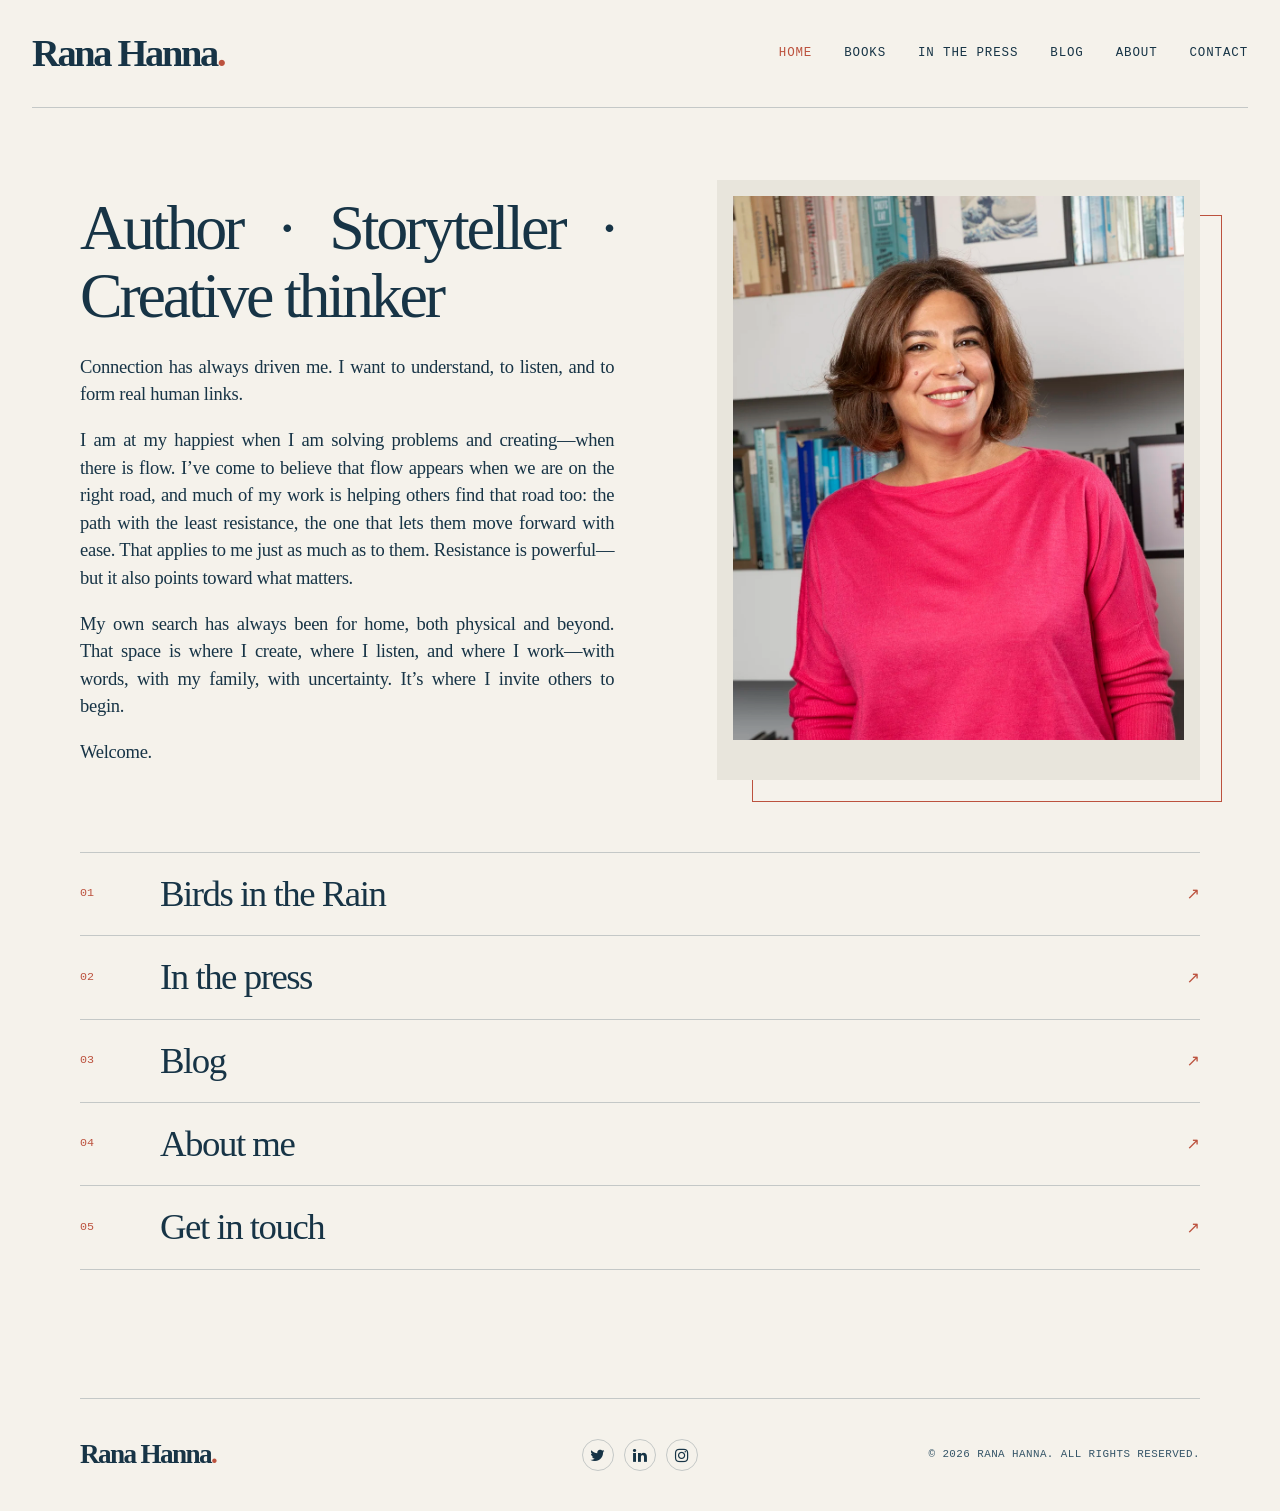
<file: index.html>
<!doctype html>
<html lang="en">
  <head>
    <meta charset="utf-8" />
    <meta name="viewport" content="width=device-width, initial-scale=1" />
    <meta name="description" content="Rana Hanna is an author and educator writing about creativity, place, and connection." />
    <title>Rana Hanna — Author</title>
    <link rel="icon" type="image/svg+xml" href="data:image/svg+xml,%3Csvg xmlns='http://www.w3.org/2000/svg' viewBox='0 0 64 64'%3E%3Crect width='64' height='64' rx='14' fill='%231f4054'/%3E%3Cpath d='M17 48V16h11c10 0 16 5 16 14 0 6-3 10-8 12l11 6H36l-10-6v6zm9-15h2c5 0 7-1 7-4s-2-4-7-4h-2z' fill='%23f4f0e7'/%3E%3C/svg%3E" />
    <link rel="stylesheet" href="styles.css?v=footer-social" />
    <link rel="stylesheet" href="https://cdnjs.cloudflare.com/ajax/libs/font-awesome/4.7.0/css/font-awesome.min.css" />
  </head>
  <body>
    <a class="skip-link" href="#main">Skip to content</a>
    <header class="site-header" data-site-header></header>
    <main id="main">
      <section class="hero section-shell">
        <div class="hero-copy hero-statement">

        <h1>Author · Storyteller · Creative thinker</h1>
        <p>Connection has always driven me. I want to understand, to listen, and to form real human links.</p>

        <p>I am at my happiest when I am solving problems and creating—when there is flow. I’ve come to believe that flow appears when we are on the right road, and much of my work is helping others find that road too: the path with the least resistance, the one that lets them move forward with ease. That applies to me just as much as to them. Resistance is powerful—but it also points toward what matters.</p>

        <p>My own search has always been for home, both physical and beyond. That space is where I create, where I listen, and where I work—with words, with my family, with uncertainty. It’s where I invite others to begin.</p>

        <p>Welcome.</p>
        </div>
        <figure class="portrait-frame"><img src="assets/rana-hanna-portrait.webp" alt="Rana Hanna in her study" width="1000" height="1498" /></figure>
      </section>
      <section class="home-links section-shell" aria-label="Explore Rana Hanna’s work">
        <a href="pages/books.html"><span>01</span><strong>Birds in the Rain</strong><b>↗</b></a>
        <a href="pages/press.html"><span>02</span><strong>In the press</strong><b>↗</b></a>
        <a href="pages/blog.html"><span>03</span><strong>Blog</strong><b>↗</b></a>
        <a href="pages/about.html"><span>04</span><strong>About me</strong><b>↗</b></a>
        <a href="pages/contact.html"><span>05</span><strong>Get in touch</strong><b>↗</b></a>
      </section>
    </main>
    <footer class="site-footer section-shell" data-site-footer></footer>
    <script src="script.js?v=books-route"></script>
  </body>
</html>
</file>
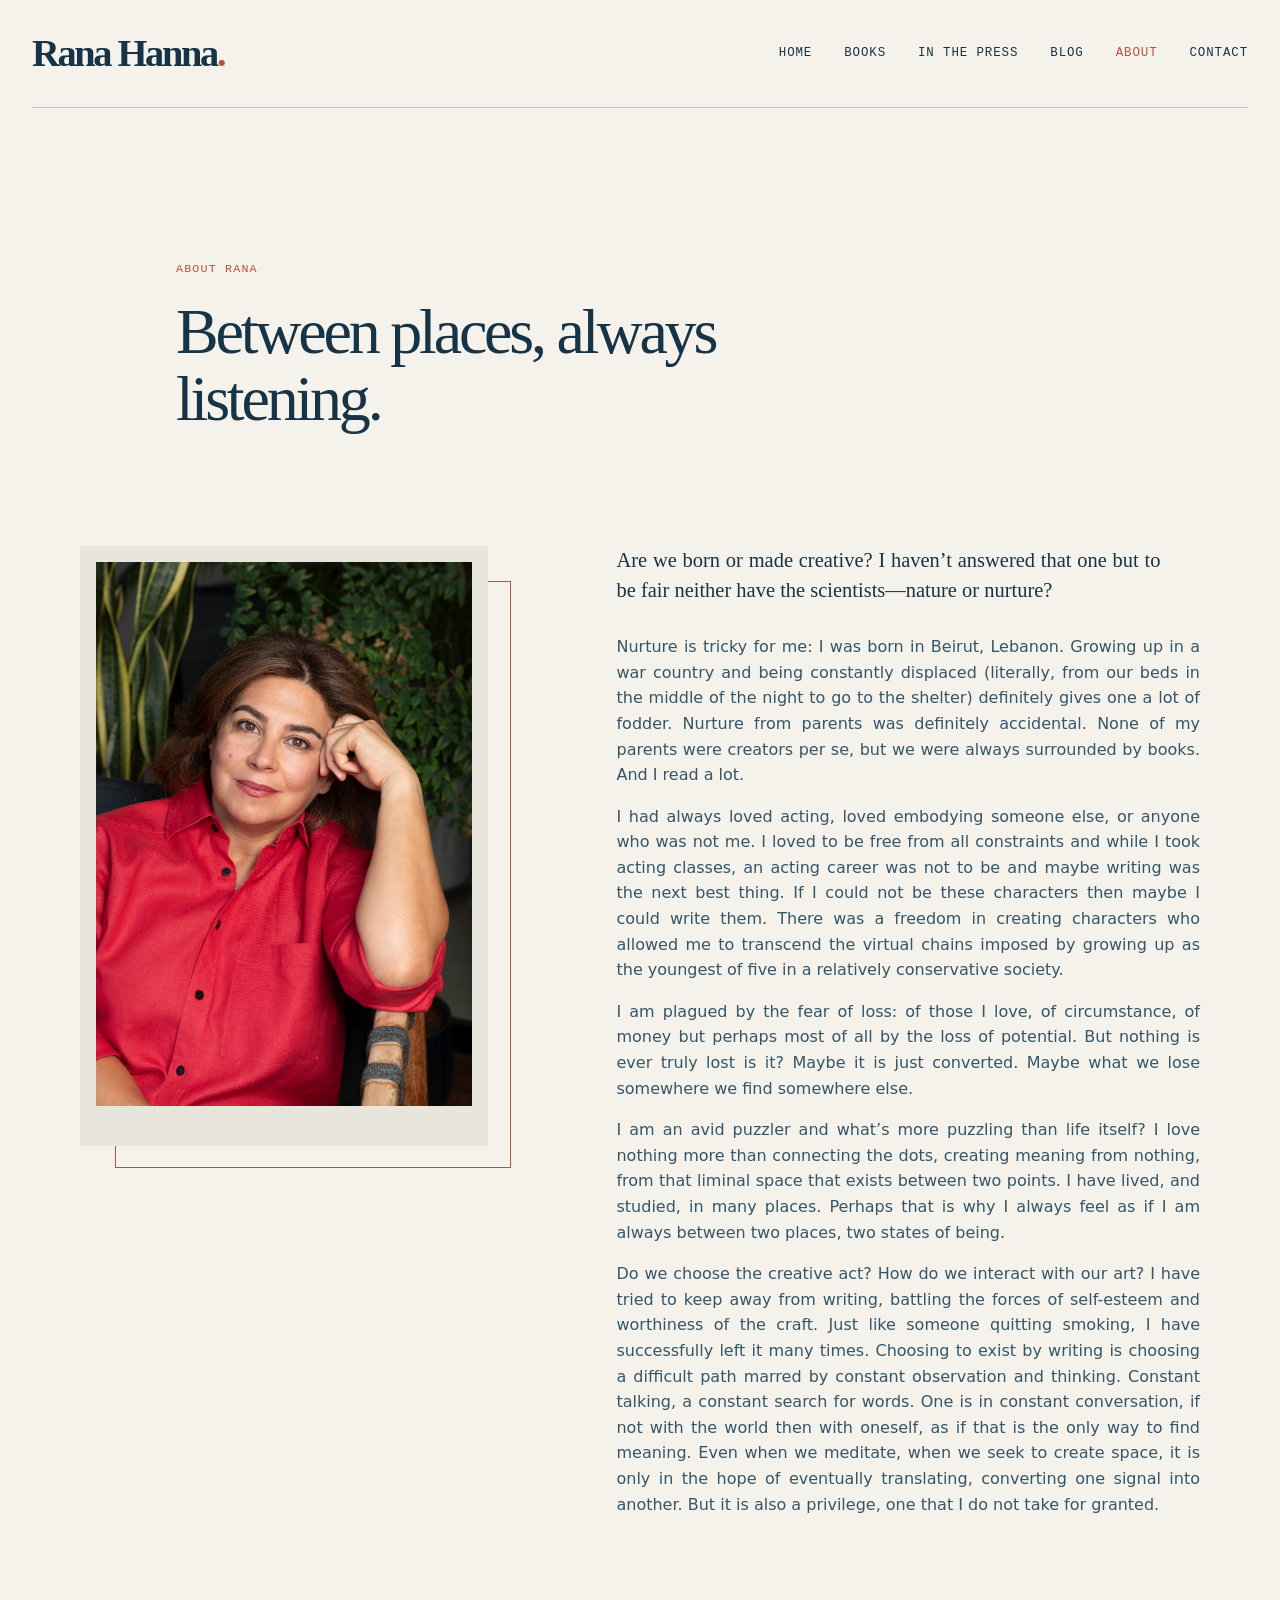
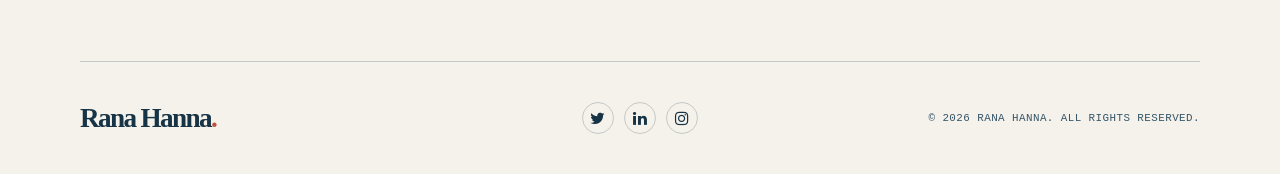
<file: pages/about.html>
<!doctype html>
<html lang="en">
  <head>
    <meta charset="utf-8" /><meta name="viewport" content="width=device-width, initial-scale=1" />
    <meta name="description" content="About author and educator Rana Hanna." /><title>About — Rana Hanna</title>
    <link rel="icon" type="image/svg+xml" href="data:image/svg+xml,%3Csvg xmlns='http://www.w3.org/2000/svg' viewBox='0 0 64 64'%3E%3Crect width='64' height='64' rx='14' fill='%231f4054'/%3E%3Cpath d='M17 48V16h11c10 0 16 5 16 14 0 6-3 10-8 12l11 6H36l-10-6v6zm9-15h2c5 0 7-1 7-4s-2-4-7-4h-2z' fill='%23f4f0e7'/%3E%3C/svg%3E" /><link rel="stylesheet" href="../styles.css?v=footer-social" />
    <link rel="stylesheet" href="https://cdnjs.cloudflare.com/ajax/libs/font-awesome/4.7.0/css/font-awesome.min.css" />
  </head>
  <body>
    <a class="skip-link" href="#main">Skip to content</a>
    <header class="site-header" data-site-header></header>
    <main id="main">
      <section class="page-hero section-shell"><p class="eyebrow">About Rana</p><h1>Between places, always listening.</h1></section>
      <section class="about-page section-shell"><figure class="portrait-frame"><img src="../assets/RANA_HANNA0140.jpg" alt="Rana Hanna in her garden" width="2661" height="3543" /></figure><div class="prose"><p class="deck about-intro">Are we born or made creative? I haven’t answered that one but to be fair neither have the scientists—nature or nurture?</p>
          <p>Nurture is tricky for me: I was born in Beirut, Lebanon. Growing up in a war country and being constantly displaced (literally, from our beds in the middle of the night to go to the shelter) definitely gives one a lot of fodder. Nurture from parents was definitely accidental. None of my parents were creators per se, but we were always surrounded by books. And I read a lot.</p>

          <p>I had always loved acting, loved embodying someone else, or anyone who was not me. I loved to be free from all constraints and while I took acting classes, an acting career was not to be and maybe writing was the next best thing. If I could not be these characters then maybe I could write them. There was a freedom in creating characters who allowed me to transcend the virtual chains imposed by growing up as the youngest of five in a relatively conservative society.</p>

          <p>I am plagued by the fear of loss: of those I love, of circumstance, of money but perhaps most of all by the loss of potential. But nothing is ever truly lost is it? Maybe it is just converted. Maybe what we lose somewhere we find somewhere else.</p>

          <p>I am an avid puzzler and what’s more puzzling than life itself? I love nothing more than connecting the dots, creating meaning from nothing, from that liminal space that exists between two points. I have lived, and studied, in many places. Perhaps that is why I always feel as if I am always between two places, two states of being.</p>

          <p>Do we choose the creative act? How do we interact with our art? I have tried to keep away from writing, battling the forces of self-esteem and worthiness of the craft. Just like someone quitting smoking, I have successfully left it many times. Choosing to exist by writing is choosing a difficult path marred by constant observation and thinking. Constant talking, a constant search for words. One is in constant conversation, if not with the world then with oneself, as if that is the only way to find meaning. Even when we meditate, when we seek to create space, it is only in the hope of eventually translating, converting one signal into another. But it is also a privilege, one that I do not take for granted.</p></div>
      </section>
    </main>
    <footer class="site-footer section-shell" data-site-footer></footer><script src="../script.js?v=books-route"></script>
  </body>
</html>
</file>
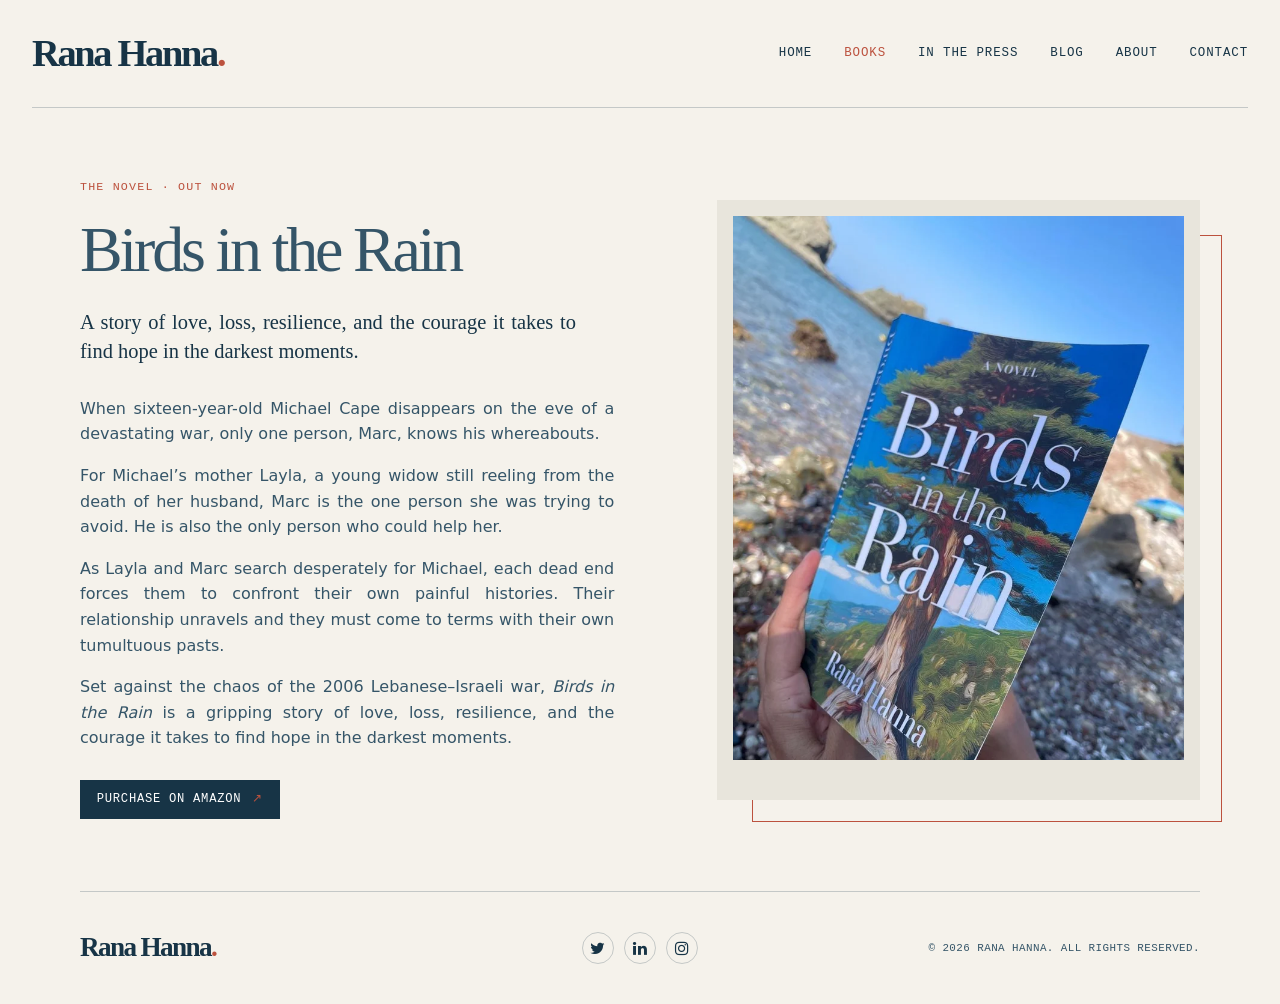
<file: pages/birdsintherain.html>
<!doctype html>
<html lang="en">
  <head>
    <meta charset="utf-8" />
    <meta name="viewport" content="width=device-width, initial-scale=1" />
    <meta name="description" content="Birds in the Rain, a novel by Rana Hanna." />
    <title>Birds in the Rain — Rana Hanna</title>
    <link rel="icon" type="image/svg+xml" href="data:image/svg+xml,%3Csvg xmlns='http://www.w3.org/2000/svg' viewBox='0 0 64 64'%3E%3Crect width='64' height='64' rx='14' fill='%231f4054'/%3E%3Cpath d='M17 48V16h11c10 0 16 5 16 14 0 6-3 10-8 12l11 6H36l-10-6v6zm9-15h2c5 0 7-1 7-4s-2-4-7-4h-2z' fill='%23f4f0e7'/%3E%3C/svg%3E" />
    <link rel="stylesheet" href="../styles.css?v=footer-social" />
    <link rel="stylesheet" href="https://cdnjs.cloudflare.com/ajax/libs/font-awesome/4.7.0/css/font-awesome.min.css" />
  </head>
  <body>
    <a class="skip-link" href="#main">Skip to content</a>
    <header class="site-header">
      <a class="wordmark" href="../index.html" aria-label="Rana Hanna home">Rana Hanna<span>.</span></a>
      <button class="menu-button" type="button" aria-label="Open navigation" aria-expanded="false" aria-controls="site-nav"><span aria-hidden="true"></span><span aria-hidden="true"></span></button>
      <nav id="site-nav" class="site-nav" aria-label="Main navigation">
        <a href="../index.html">Home</a><a href="birdsintherain.html" aria-current="page">Books</a><a href="press.html">In the Press</a><a href="blog.html">Blog</a><a href="about.html">About</a><a href="contact.html">Contact</a>
      </nav>
    </header>
    <main id="main">
      <section class="hero section-shell">
        <div class="hero-copy prose">
          <p class="eyebrow">The novel · Out now</p>
          <h1>Birds in the Rain</h1>
          <p class="deck">A story of love, loss, resilience, and the courage it takes to find hope in the darkest moments.</p>
          <p>When sixteen-year-old Michael Cape disappears on the eve of a devastating war, only one person, Marc, knows his whereabouts.</p>
          <p>For Michael’s mother Layla, a young widow still reeling from the death of her husband, Marc is the one person she was trying to avoid. He is also the only person who could help her.</p>
          <p>As Layla and Marc search desperately for Michael, each dead end forces them to confront their own painful histories. Their relationship unravels and they must come to terms with their own tumultuous pasts.</p>
          <p>Set against the chaos of the 2006 Lebanese–Israeli war, <em>Birds in the Rain</em> is a gripping story of love, loss, resilience, and the courage it takes to find hope in the darkest moments.</p>
          <a class="button" href="https://www.amazon.com/Birds-Rain-Novel-Rana-Hanna/dp/1954805748" target="_blank" rel="noreferrer">Purchase on Amazon <span aria-hidden="true">↗</span></a>
        </div>
        <figure class="portrait-frame"><img src="../assets/birds-in-the-rain.webp" alt="Birds in the Rain by Rana Hanna" width="750" height="999" /></figure>
      </section>
    </main>
    <footer class="site-footer section-shell"><a class="wordmark" href="../index.html">Rana Hanna<span>.</span></a><nav class="footer-social" aria-label="Rana Hanna on social media"><a href="https://x.com/rhanna5" target="_blank" rel="noreferrer" aria-label="Follow Rana Hanna on X, formerly Twitter"><i class="fa fa-twitter" aria-hidden="true"></i><span class="sr-only">X / Twitter</span></a><a href="https://www.linkedin.com/in/rana-hanna-997a145/" target="_blank" rel="noreferrer" aria-label="Connect with Rana Hanna on LinkedIn"><i class="fa fa-linkedin" aria-hidden="true"></i><span class="sr-only">LinkedIn</span></a><a href="https://www.instagram.com/ranahanna5/" target="_blank" rel="noreferrer" aria-label="Follow Rana Hanna on Instagram"><i class="fa fa-instagram" aria-hidden="true"></i><span class="sr-only">Instagram</span></a></nav><p>© <span id="year"></span> Rana Hanna. All rights reserved.</p></footer>
    <script src="../script.js"></script>
  </body>
</html>
</file>
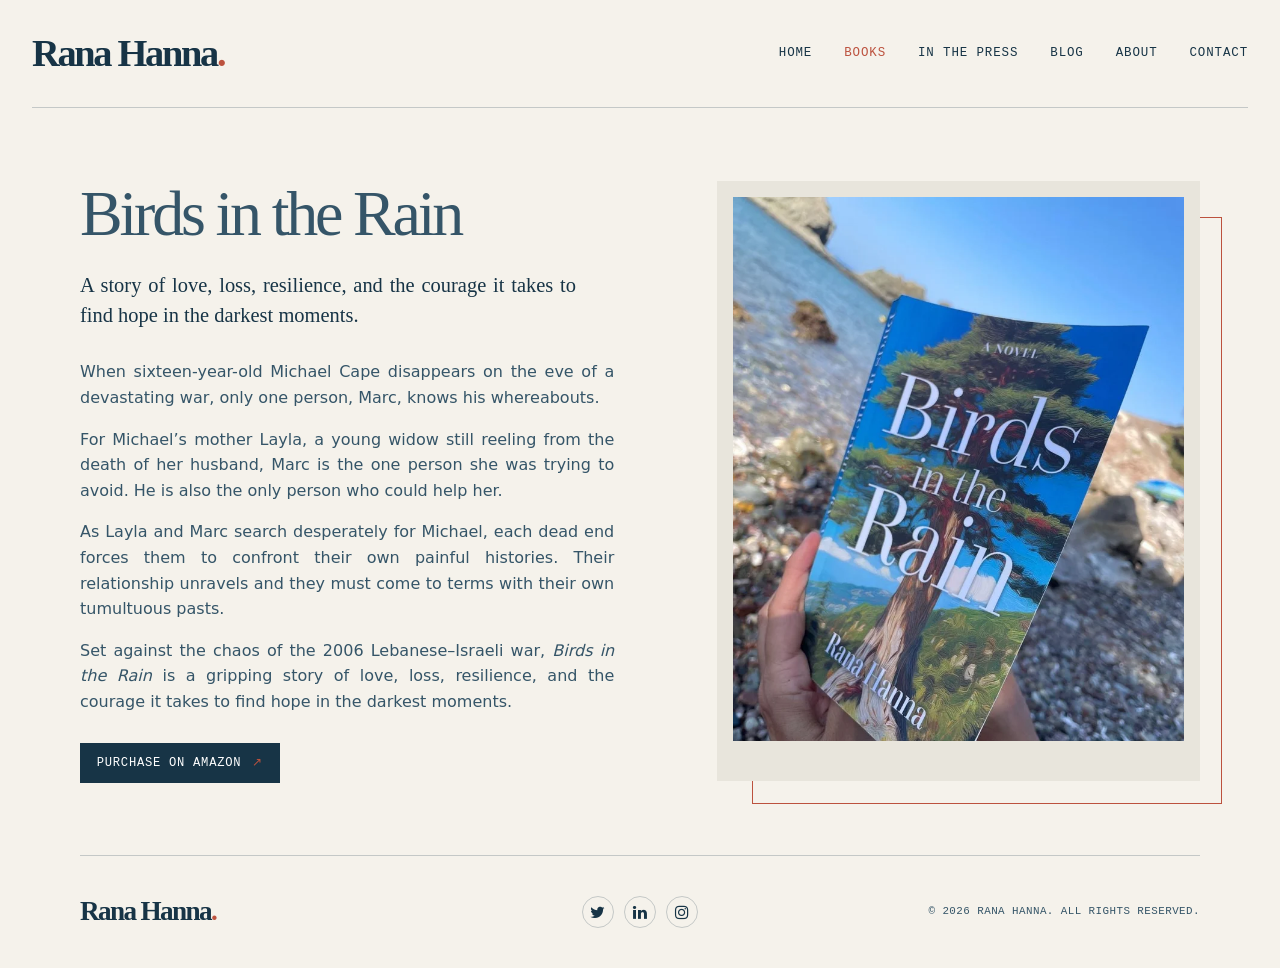
<file: pages/books.html>
<!doctype html>
<html lang="en">
  <head>
    <meta charset="utf-8" />
    <meta name="viewport" content="width=device-width, initial-scale=1" />
    <meta name="description" content="Birds in the Rain, a novel by Rana Hanna." />
    <title>Birds in the Rain — Rana Hanna</title>
    <link rel="icon" type="image/svg+xml" href="data:image/svg+xml,%3Csvg xmlns='http://www.w3.org/2000/svg' viewBox='0 0 64 64'%3E%3Crect width='64' height='64' rx='14' fill='%231f4054'/%3E%3Cpath d='M17 48V16h11c10 0 16 5 16 14 0 6-3 10-8 12l11 6H36l-10-6v6zm9-15h2c5 0 7-1 7-4s-2-4-7-4h-2z' fill='%23f4f0e7'/%3E%3C/svg%3E" />
    <link rel="stylesheet" href="../styles.css?v=footer-social" />
    <link rel="stylesheet" href="https://cdnjs.cloudflare.com/ajax/libs/font-awesome/4.7.0/css/font-awesome.min.css" />
  </head>
  <body>
    <a class="skip-link" href="#main">Skip to content</a>
    <header class="site-header" data-site-header></header>
    <main id="main">
      <section class="hero section-shell">
        <div class="hero-copy prose">
          <h1>Birds in the Rain</h1>
          <p class="deck">A story of love, loss, resilience, and the courage it takes to find hope in the darkest moments.</p>
          <p>When sixteen-year-old Michael Cape disappears on the eve of a devastating war, only one person, Marc, knows his whereabouts.</p>
          <p>For Michael’s mother Layla, a young widow still reeling from the death of her husband, Marc is the one person she was trying to avoid. He is also the only person who could help her.</p>
          <p>As Layla and Marc search desperately for Michael, each dead end forces them to confront their own painful histories. Their relationship unravels and they must come to terms with their own tumultuous pasts.</p>
          <p>Set against the chaos of the 2006 Lebanese–Israeli war, <em>Birds in the Rain</em> is a gripping story of love, loss, resilience, and the courage it takes to find hope in the darkest moments.</p>
          <a class="button" href="https://www.amazon.com/Birds-Rain-Novel-Rana-Hanna/dp/1954805748" target="_blank" rel="noreferrer">Purchase on Amazon <span aria-hidden="true">↗</span></a>
        </div>
        <figure class="portrait-frame"><img src="../assets/birds-in-the-rain.webp" alt="Birds in the Rain by Rana Hanna" width="750" height="999" /></figure>
      </section>
    </main>
    <footer class="site-footer section-shell" data-site-footer></footer>
    <script src="../script.js?v=books-route"></script>
  </body>
</html>
</file>
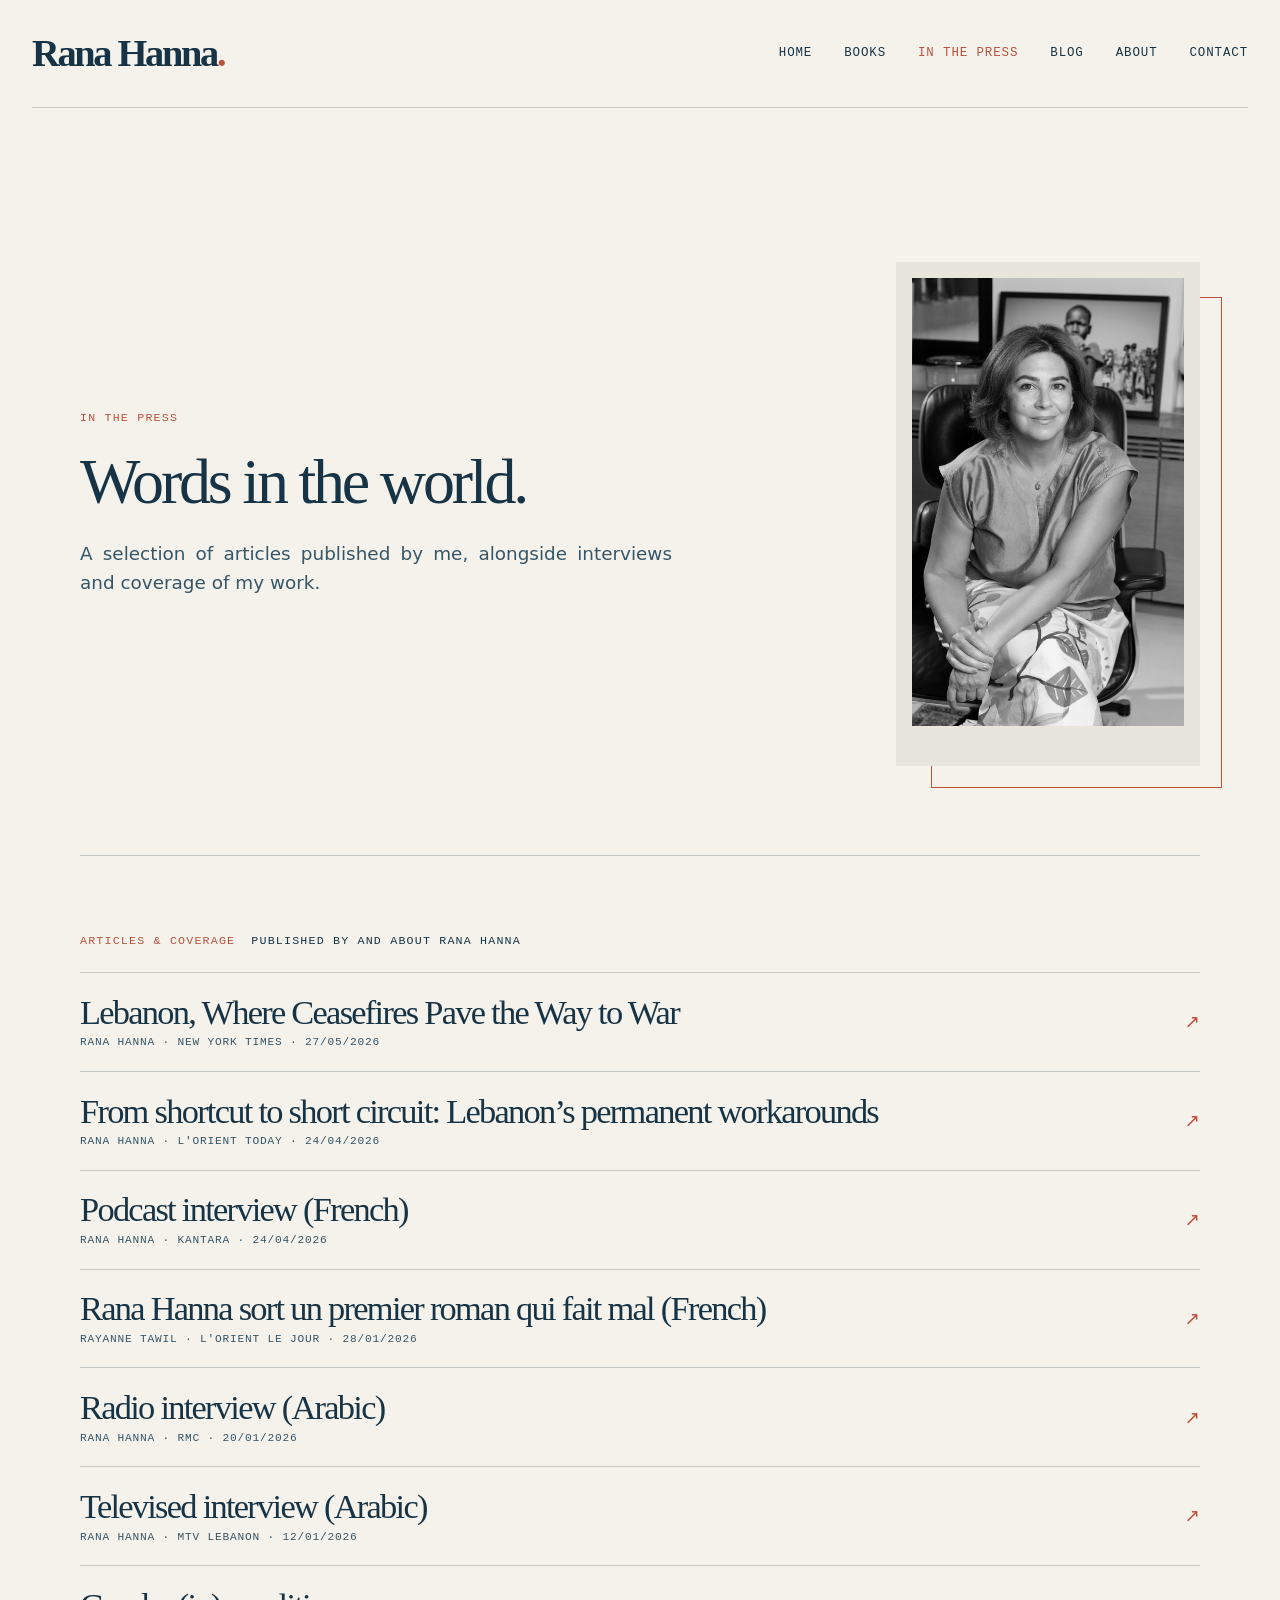
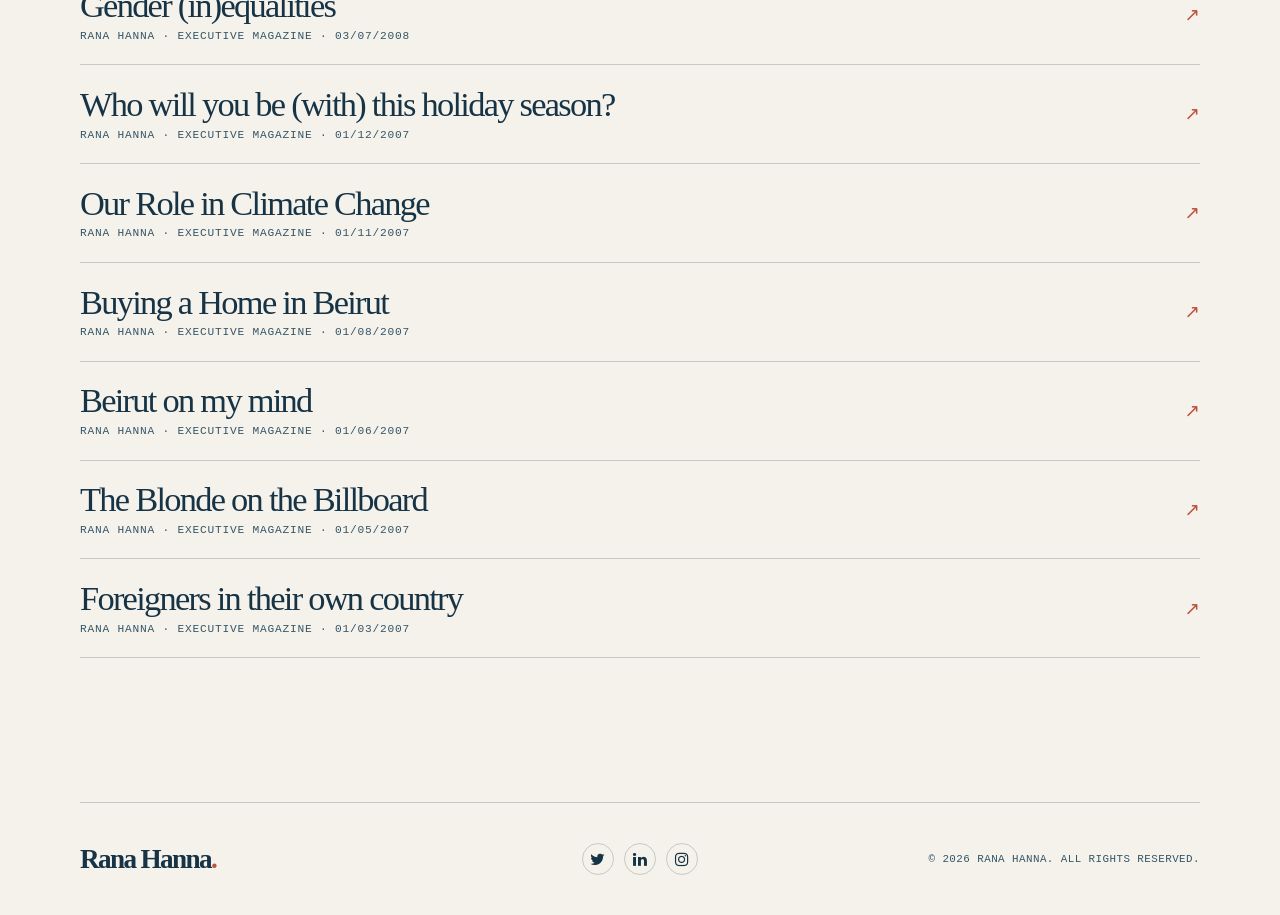
<file: pages/press.html>
<!doctype html>
<html lang="en">
  <head>
    <meta charset="utf-8" /><meta name="viewport" content="width=device-width, initial-scale=1" />
    <meta name="description" content="Articles published by and about author Rana Hanna." /><title>In the Press — Rana Hanna</title>
    <link rel="icon" type="image/svg+xml" href="data:image/svg+xml,%3Csvg xmlns='http://www.w3.org/2000/svg' viewBox='0 0 64 64'%3E%3Crect width='64' height='64' rx='14' fill='%231f4054'/%3E%3Cpath d='M17 48V16h11c10 0 16 5 16 14 0 6-3 10-8 12l11 6H36l-10-6v6zm9-15h2c5 0 7-1 7-4s-2-4-7-4h-2z' fill='%23f4f0e7'/%3E%3C/svg%3E" /><link rel="stylesheet" href="../styles.css?v=footer-social" />
    <link rel="stylesheet" href="https://cdnjs.cloudflare.com/ajax/libs/font-awesome/4.7.0/css/font-awesome.min.css" />
  </head>
  <body>
    <a class="skip-link" href="#main">Skip to content</a>
    <header class="site-header" data-site-header></header>
    <main id="main">
      <section class="page-hero press-hero section-shell"><div class="press-hero__copy"><p class="eyebrow">In the Press</p><h1>Words in the world.</h1><p>A selection of articles published by me, alongside interviews and coverage of my work.</p></div><figure class="portrait-frame press-hero__portrait"><img src="../assets/RANA_HANNA0116_BNW.jpg" alt="Rana Hanna" width="2362" height="3543" /></figure></section>
      <section class="reading section-shell">
        <p class="section-label"><span>Articles &amp; coverage</span> Published by and about Rana Hanna</p>
        <ul id="article-list" class="article-list" aria-live="polite"></ul>
      </section>
    </main>
    <footer class="site-footer section-shell" data-site-footer></footer><script src="../script.js?v=books-route"></script>
  </body>
</html>
</file>
<file: styles.css>
:root {
  --ink: #173446;
  --ink-soft: #355568;
  --paper: #f5f2eb;
  --paper-deep: #e8e5dc;
  --accent: #bc523e;
  --line: rgba(23, 52, 70, 0.22);
  --serif: Georgia, "Times New Roman", serif;
  --sans: system-ui, -apple-system, BlinkMacSystemFont, "Segoe UI", sans-serif;
  --mono: ui-monospace, SFMono-Regular, Menlo, Consolas, monospace;
}

* { box-sizing: border-box; }
html { scroll-behavior: smooth; }
body { margin: 0; color: var(--ink); background: var(--paper); font-family: var(--sans); font-size: 1rem; line-height: 1.6; }
a { color: inherit; }
img { display: block; max-width: 100%; }

.skip-link { position: fixed; top: 0.75rem; left: 0.75rem; z-index: 10; padding: .6rem .8rem; background: var(--ink); color: white; transform: translateY(-150%); }
.skip-link:focus { transform: translateY(0); }
.sr-only { position: absolute; width: 1px; height: 1px; overflow: hidden; clip: rect(0,0,0,0); white-space: nowrap; }
.section-shell { width: min(1120px, calc(100% - 4rem)); margin-inline: auto; }

.site-header { width: min(1280px, calc(100% - 4rem)); min-height: 6.75rem; margin: auto; display: flex; align-items: center; justify-content: space-between; border-bottom: 1px solid var(--line); }
.wordmark { font: 600 clamp(1.8rem, 3vw, 2.55rem)/1 var(--serif); text-decoration: none; letter-spacing: -0.06em; }
.wordmark span { color: var(--accent); }
.site-nav { display: flex; gap: clamp(1rem, 2.5vw, 2.4rem); align-items: center; }
.site-nav a { font: 500 .78rem/1 var(--mono); text-transform: uppercase; letter-spacing: .07em; text-decoration: none; }
.site-nav a:hover, .site-nav a:focus-visible { color: var(--accent); }
.site-nav a[aria-current="page"] { color: var(--accent); }
.menu-button { display: none; }

.hero { min-height: min(710px, calc(100vh - 6.75rem)); display: grid; grid-template-columns: 1.05fr .95fr; align-items: center; gap: clamp(3rem, 8vw, 9rem); padding-block: 4.5rem; }
.eyebrow { margin: 0 0 1.4rem; color: var(--accent); font: 500 .73rem/1.2 var(--mono); letter-spacing: .1em; text-transform: uppercase; }
h1, h2, p { margin-top: 0; }
p { text-align: justify; hyphens: auto; }
h1, h2 { font-family: var(--serif); font-weight: 500; letter-spacing: -.05em; line-height: 1.05; }
h1 { max-width: 8.7em; margin-bottom: 1.5rem; font-size: clamp(3rem, 6.4vw, 4rem); }
h2 { margin-bottom: 1.7rem; font-size: clamp(2.6rem, 5vw, 4.6rem); }
.button span, .contact-links span { color: var(--accent); }
.portrait-frame { position: relative; margin: 0; padding: 1rem 1rem 2.5rem; background: var(--paper-deep); }
.portrait-frame::before { content: ""; position: absolute; z-index: -1; top: 2.2rem; right: -1.4rem; bottom: -1.4rem; left: 2.2rem; border: 1px solid var(--accent); }
.portrait-frame img { width: 100%; max-height: 34rem; object-fit: cover; object-position: center top; }
.portrait-frame figcaption { margin-top: .95rem; color: var(--ink-soft); font: .68rem/1.3 var(--mono); letter-spacing: .06em; text-transform: uppercase; }

.hero-statement { font: clamp(1.1rem, 1.45vw, 1.4rem)/1.48 var(--serif); letter-spacing: -.015em; text-align: justify; hyphens: auto; }
.hero-statement .statement-mark { margin: -.35rem 0 .65rem; color: var(--accent); font: 5rem/.8 var(--serif); text-align: left; }
.hero-statement p:last-child { margin-bottom: 0; }

.home-links { padding-bottom: 8rem; }
.home-links a { display: grid; grid-template-columns: 4rem 1fr 2rem; gap: 1rem; align-items: center; padding: 1.25rem 0; border-top: 1px solid var(--line); color: var(--ink); text-decoration: none; }
.home-links a:last-child { border-bottom: 1px solid var(--line); }
.home-links span { color: var(--accent); font: .73rem/1 var(--mono); }
.home-links strong { font: clamp(1.5rem, 3vw, 2.3rem)/1.15 var(--serif); font-weight: 500; letter-spacing: -.04em; }
.home-links b { color: var(--accent); font-weight: 400; text-align: right; }
.home-links a:hover strong, .home-links a:focus-visible strong { color: var(--accent); }

.section-label { display: flex; gap: 1rem; margin-bottom: 3.7rem; font: .73rem/1 var(--mono); letter-spacing: .1em; text-transform: uppercase; }
.section-label span { color: var(--accent); }
.deck { max-width: 31rem; margin-bottom: 1.8rem; color: var(--ink); font: 1.28rem/1.45 var(--serif); }
.button { display: inline-flex; gap: .7rem; align-items: center; margin-top: .8rem; padding: .85rem 1.05rem; color: white; background: var(--ink); font: 500 .76rem/1 var(--mono); letter-spacing: .06em; text-decoration: none; text-transform: uppercase; transition: background .2s ease; }
.button:hover, .button:focus-visible { background: var(--accent); }

.contact-links { display: flex; flex-wrap: wrap; gap: 1rem 2.4rem; }
.contact-links a { padding-bottom: .4rem; border-bottom: 1px solid var(--line); font: 500 .9rem/1 var(--mono); text-decoration: none; }
.contact-links a:hover, .contact-links a:focus-visible { color: var(--accent); border-color: var(--accent); }

.site-footer { display: grid; grid-template-columns: 1fr auto 1fr; align-items: center; gap: 1rem; padding-block: 2.5rem; border-top: 1px solid var(--line); }
.site-footer .wordmark { font-size: 1.7rem; }
.site-footer p { justify-self: end; margin: 0; color: var(--ink-soft); font: .68rem/1.2 var(--mono); letter-spacing: .04em; text-transform: uppercase; }
.footer-social { display: flex; align-items: center; gap: .65rem; }
.footer-social a { display: grid; width: 2rem; aspect-ratio: 1; place-items: center; border: 1px solid var(--line); border-radius: 50%; color: var(--ink); text-decoration: none; transition: color .2s ease, background .2s ease, border-color .2s ease; }
.footer-social a:hover, .footer-social a:focus-visible { border-color: var(--accent); color: white; background: var(--accent); }
.footer-social .fa { font-size: 1rem; line-height: 1; }

.page-hero { max-width: 58rem; padding-block: clamp(5rem, 12vw, 10rem) clamp(3.5rem, 7vw, 6rem); }
.page-hero h1 { max-width: 11em; margin-bottom: 1.5rem; }
.page-hero > p:last-child, .contact-page > p:not(.eyebrow) { max-width: 37rem; color: var(--ink-soft); font-size: 1.15rem; }
.press-hero { max-width: 70rem; display: grid; grid-template-columns: minmax(0, 1fr) minmax(14rem, 19rem); gap: clamp(3rem, 9vw, 8rem); align-items: center; }
.press-hero__copy > p:last-child { max-width: 37rem; color: var(--ink-soft); font-size: 1.15rem; }
.press-hero__portrait { margin: 0; }
.press-hero__portrait img { aspect-ratio: 2 / 3; max-height: 28rem; object-position: center top; }
.blog-hero { max-width: 70rem; display: grid; grid-template-columns: minmax(0, 1fr) minmax(18rem, .95fr); gap: clamp(3rem, 9vw, 8rem); align-items: center; }
.blog-hero__copy > p:last-child { max-width: 37rem; color: var(--ink-soft); font-size: 1.15rem; }
.blog-hero__image { margin: 0; }
.blog-hero__image img { width: 100%; height: auto; aspect-ratio: 3 / 2; object-fit: cover; object-position: center; }
.about-page { display: grid; grid-template-columns: minmax(14rem, .7fr) minmax(0, 1fr); gap: clamp(3rem, 10vw, 9rem); align-items: start; padding-bottom: 8rem; }
.about-page .about-intro { max-width: 34rem; }
.prose { color: var(--ink-soft); }
.prose .deck { color: var(--ink); }
.reading { padding-block: 5rem 9rem; border-top: 1px solid var(--line); }
.reading .section-label { margin-bottom: 1.5rem; }
.article-list { margin: 0; padding: 0; list-style: none; border-top: 1px solid var(--line); }
.article-list li { border-bottom: 1px solid var(--line); }
.article-list a { display: grid; grid-template-columns: minmax(0, 1fr) auto; gap: 1rem; align-items: center; padding: 1.3rem 0; color: var(--ink); text-decoration: none; }
.article-list a:has(.article-thumbnail) { grid-template-columns: auto minmax(0, 1fr) auto; }
.article-thumbnail { width: clamp(5.5rem, 12vw, 8.25rem); aspect-ratio: 4 / 3; object-fit: cover; background: var(--paper-deep); }
.article-list h2 { margin: 0; font-size: clamp(1.45rem, 3vw, 2.15rem); }
.article-list p { margin: .35rem 0 0; color: var(--ink-soft); font: .7rem/1.3 var(--mono); letter-spacing: .07em; text-transform: uppercase; }
.article-list .article-arrow { color: var(--accent); font-size: 1.15rem; }
.article-list a:hover h2, .article-list a:focus-visible h2 { color: var(--accent); }
.list-empty { margin: 1.5rem 0 0; color: var(--ink-soft); }
.post { max-width: 58rem; padding-block: clamp(5rem, 12vw, 10rem) 8rem; }
.post-header { padding-bottom: clamp(2.5rem, 6vw, 4.5rem); border-bottom: 1px solid var(--line); }
.post-header h1 { max-width: 12em; margin-bottom: 1.5rem; }
.post-header--with-subtitle h1 { margin-bottom: .65rem; }
.post-subtitle { margin: 0 0 1.5rem; color: var(--ink-soft); font: clamp(1.1rem, 1.65vw, 1.32rem)/1.35 var(--serif); }
.post-date { margin: 0; color: var(--ink-soft); font: .72rem/1.3 var(--mono); letter-spacing: .08em; text-transform: uppercase; }
.post-body { padding-top: clamp(2.5rem, 6vw, 4.5rem); color: var(--ink-soft); font-family: var(--serif); font-size: clamp(1.12rem, 1.7vw, 1.28rem); }
.post-body > * { max-width: 56rem; }
.post-body h2, .post-body h3 { margin: 2.5rem 0 1rem; color: var(--ink); }
.post-body h2 { font-size: clamp(2rem, 4vw, 3.1rem); }
.post-body h3 { font-size: clamp(1.45rem, 3vw, 2rem); }
.post-body p, .post-body li { text-align: justify; hyphens: auto; }
.post-body a { color: var(--accent); text-underline-offset: .16em; }
.post-body .post-image { margin: clamp(2rem, 5vw, 3.5rem) 0; }
.post-image img { width: 100%; max-height: 38rem; object-fit: contain; }
.thumbnail-credit { margin-top: .75rem; color: var(--ink-soft); font: .7rem/1.45 var(--mono); letter-spacing: .02em; }
.thumbnail-credit a { color: inherit; text-underline-offset: .16em; }
.thumbnail-credit a:hover, .thumbnail-credit a:focus-visible { color: var(--accent); }
.post-body blockquote { margin: 2rem 0; padding-left: 1.25rem; border-left: 2px solid var(--accent); color: var(--ink); font-size: 1.15em; font-style: italic; }
.post-body ul, .post-body ol { margin: 0 0 1.5rem; padding-left: 1.4rem; }
.post-body li + li { margin-top: .45rem; }
.back-link { display: inline-flex; gap: .55rem; align-items: center; margin-top: 3.5rem; padding-bottom: .25rem; border-bottom: 1px solid var(--line); color: var(--ink); font: .72rem/1 var(--mono); letter-spacing: .07em; text-decoration: none; text-transform: uppercase; }
.back-link:hover, .back-link:focus-visible { color: var(--accent); border-color: var(--accent); }
.medium-callout { margin-top: clamp(4.5rem, 8vw, 7rem); }
.large-link { display: inline-flex; gap: 1rem; padding-bottom: .6rem; border-bottom: 2px solid var(--ink); color: var(--ink); font: clamp(2.1rem, 5vw, 4.2rem)/1.1 var(--serif); letter-spacing: -.05em; text-decoration: none; }
.large-link:hover, .large-link:focus-visible { color: var(--accent); border-color: var(--accent); }
.reading-note { margin: 2rem 0 0; color: var(--ink-soft); }
.about-page .portrait-frame { margin: 0; }
.contact-page { min-height: calc(100vh - 13.5rem); padding-block: clamp(5rem, 12vw, 10rem); }
.contact-page h1 { max-width: 11.5em; }
.contact-form { width: min(100%, 42rem); margin-top: 3rem; padding-top: 2.25rem; border-top: 1px solid var(--line); }
.contact-form__field { display: grid; gap: .55rem; margin-bottom: 1.35rem; }
.contact-form label { font: 500 .73rem/1 var(--mono); letter-spacing: .09em; text-transform: uppercase; }
.contact-form input, .contact-form textarea { width: 100%; border: 1px solid var(--line); border-radius: 0; padding: .8rem .9rem; color: var(--ink); background: transparent; font: 1rem/1.45 var(--sans); }
.contact-form textarea { resize: vertical; min-height: 10rem; }
.contact-form input:focus, .contact-form textarea:focus { outline: 2px solid var(--accent); outline-offset: 2px; border-color: var(--accent); }
.contact-form input[aria-invalid="true"], .contact-form textarea[aria-invalid="true"] { border-color: var(--accent); }
.contact-form__error, .contact-form__status { color: var(--accent); font: .72rem/1.45 var(--mono); }
.contact-form__error:empty, .contact-form__status p:empty { display: none; }
.contact-form__status { margin: 1.25rem 0 0; }
.contact-form__status p { margin: 0; text-align: left; }
.contact-form__submit { display: inline-flex; gap: .7rem; align-items: center; margin-top: 1.5rem; padding: .85rem 1.05rem; border: 0; color: white; background: var(--ink); cursor: pointer; font: 500 .76rem/1 var(--mono); letter-spacing: .06em; text-transform: uppercase; transition: background .2s ease, opacity .2s ease; }
.contact-form__submit:hover, .contact-form__submit:focus-visible { background: var(--accent); }
.contact-form__submit:disabled { cursor: wait; opacity: .65; }
.contact-page .contact-links { margin-top: 3rem; }

@media (max-width: 720px) {
  .section-shell, .site-header { width: min(100% - 2.5rem, 1120px); }
  .site-header { position: relative; min-height: 5.5rem; }
  .menu-button { display: grid; gap: .28rem; width: 2.25rem; padding: .5rem; border: 0; background: transparent; cursor: pointer; }
  .menu-button span:not(.sr-only) { display: block; width: 100%; height: 1px; background: currentColor; transition: transform .2s ease; }
  .menu-button[aria-expanded="true"] span:first-of-type { transform: translateY(2.5px) rotate(45deg); }
  .menu-button[aria-expanded="true"] span:last-of-type { transform: translateY(-2.5px) rotate(-45deg); }
  .site-nav { position: absolute; z-index: 2; top: calc(100% + 1px); right: 0; left: 0; display: none; flex-direction: column; align-items: flex-start; gap: 1.25rem; padding: 1.4rem 1.25rem; background: var(--paper); border: 1px solid var(--line); box-shadow: 0 .8rem 1.5rem rgba(23, 52, 70, .1); }
  .site-nav.is-open { display: flex; }
  .site-nav a { font-size: .85rem; }
  .hero { grid-template-columns: 1fr; min-height: auto; gap: 3.5rem; padding-block: 4rem 5.5rem; }
  .hero-copy { order: 1; }
  .portrait-frame { order: 2; width: min(100%, 29rem); }
  .portrait-frame img { max-height: none; }
  .hero .portrait-frame { width: min(88%, 22rem); margin-inline: auto; }
  .hero .portrait-frame img { aspect-ratio: 3 / 4; max-height: 25rem; object-fit: cover; object-position: center 18%; }
  .hero-statement .statement-mark { font-size: 4.8rem; }
  .about-page { grid-template-columns: 1fr; gap: 2.5rem; }
  .about-page .portrait-frame { width: min(88%, 22rem); margin-inline: auto; }
  .about-page .portrait-frame img { aspect-ratio: 3 / 4; max-height: 25rem; object-fit: cover; object-position: center 18%; }
  .home-links { padding-bottom: 5rem; }
  .page-hero { padding-block: 4.5rem 3.5rem; }
  .press-hero { grid-template-columns: 1fr; gap: 2.5rem; }
  .press-hero__portrait { width: min(88%, 22rem); margin-inline: auto; }
  .press-hero__portrait img { max-height: 25rem; }
  .blog-hero { grid-template-columns: 1fr; gap: 2.5rem; }
  .blog-hero__image { width: min(100%, 34rem); margin-inline: auto; padding: .65rem .65rem 1.15rem; }
  .blog-hero__image::before { top: 1.35rem; right: -.75rem; bottom: -.75rem; left: 1.35rem; }
  .blog-hero__image img { aspect-ratio: auto; object-fit: contain; }
  .about-page { padding-bottom: 5rem; }
  .reading { padding-block: 4rem 6rem; }
  .article-list a { gap: .75rem; }
  .article-thumbnail { width: 5rem; }
  .contact-page { min-height: auto; padding-block: 5rem; }
  .site-footer { display: flex; flex-direction: column; align-items: flex-start; padding-block: 2rem; }
  .site-footer p { justify-self: auto; }
}

@media (prefers-reduced-motion: reduce) { html { scroll-behavior: auto; } }
</file>
